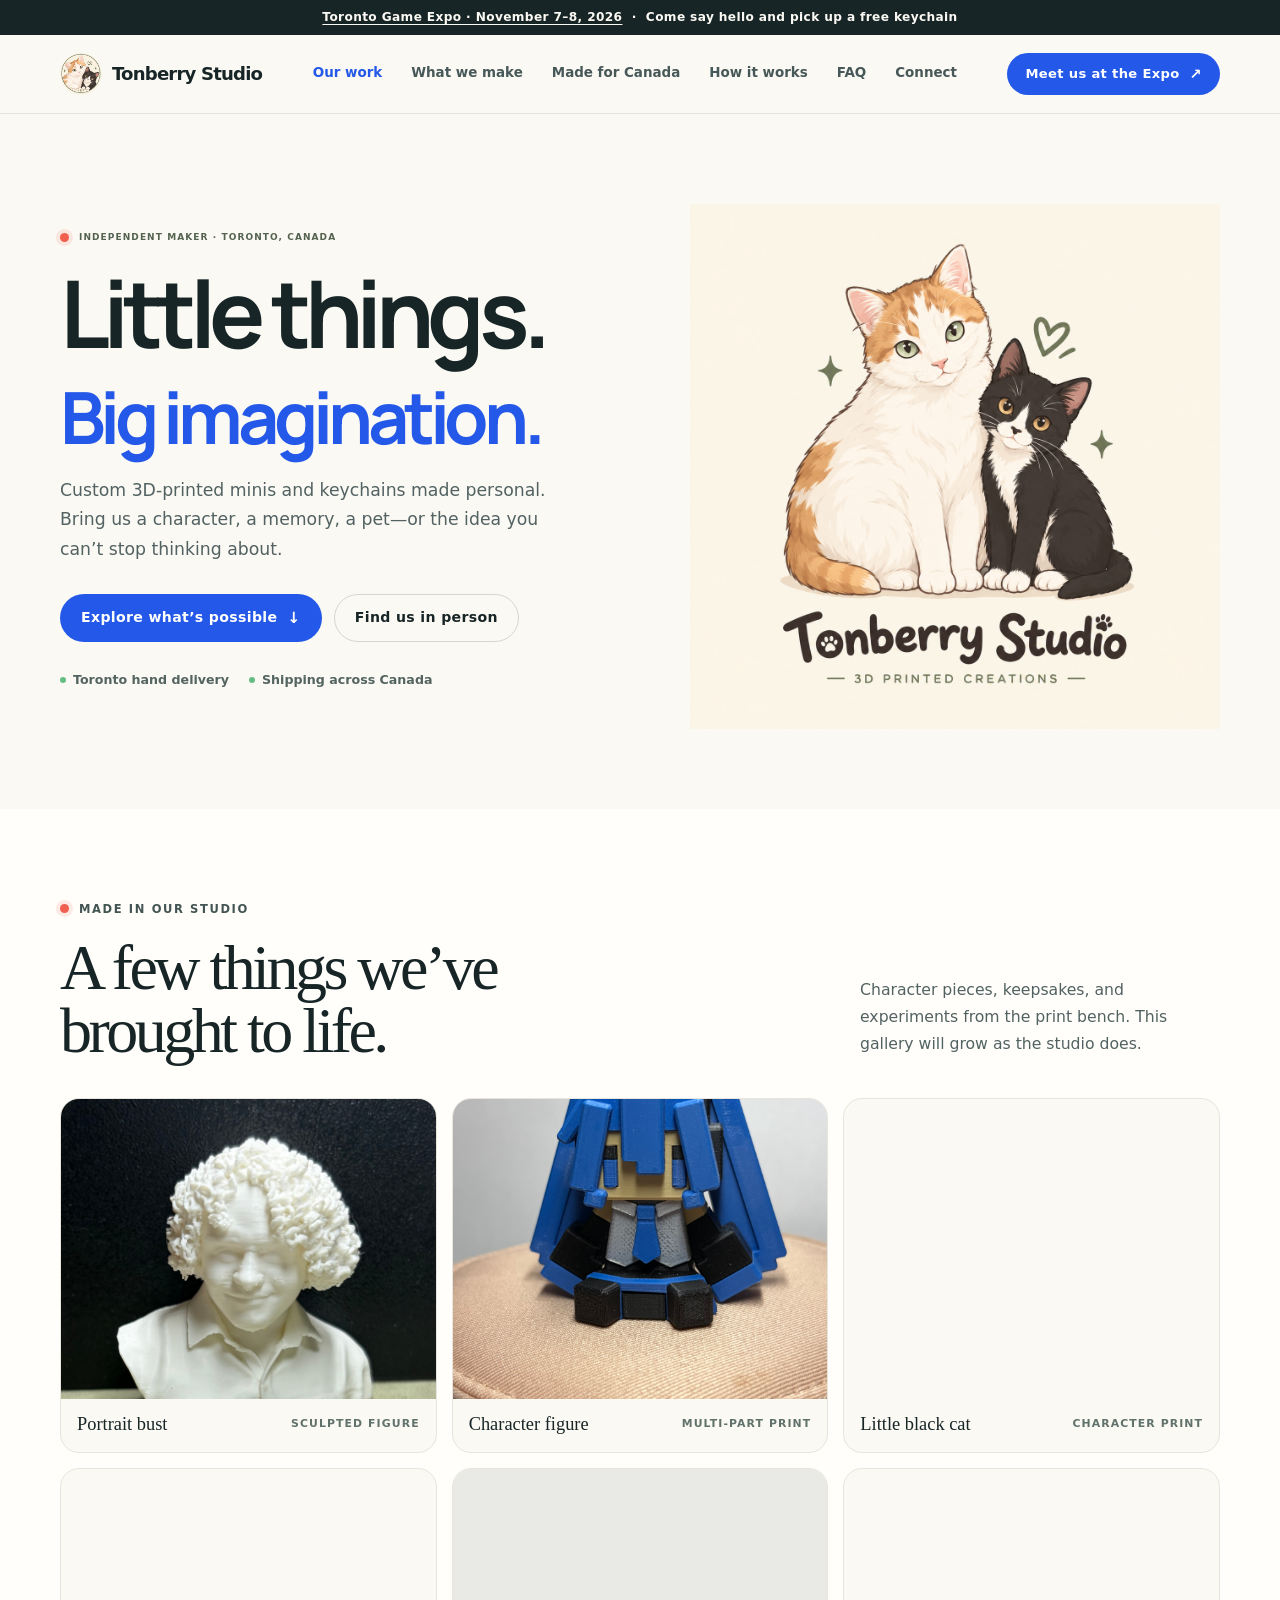
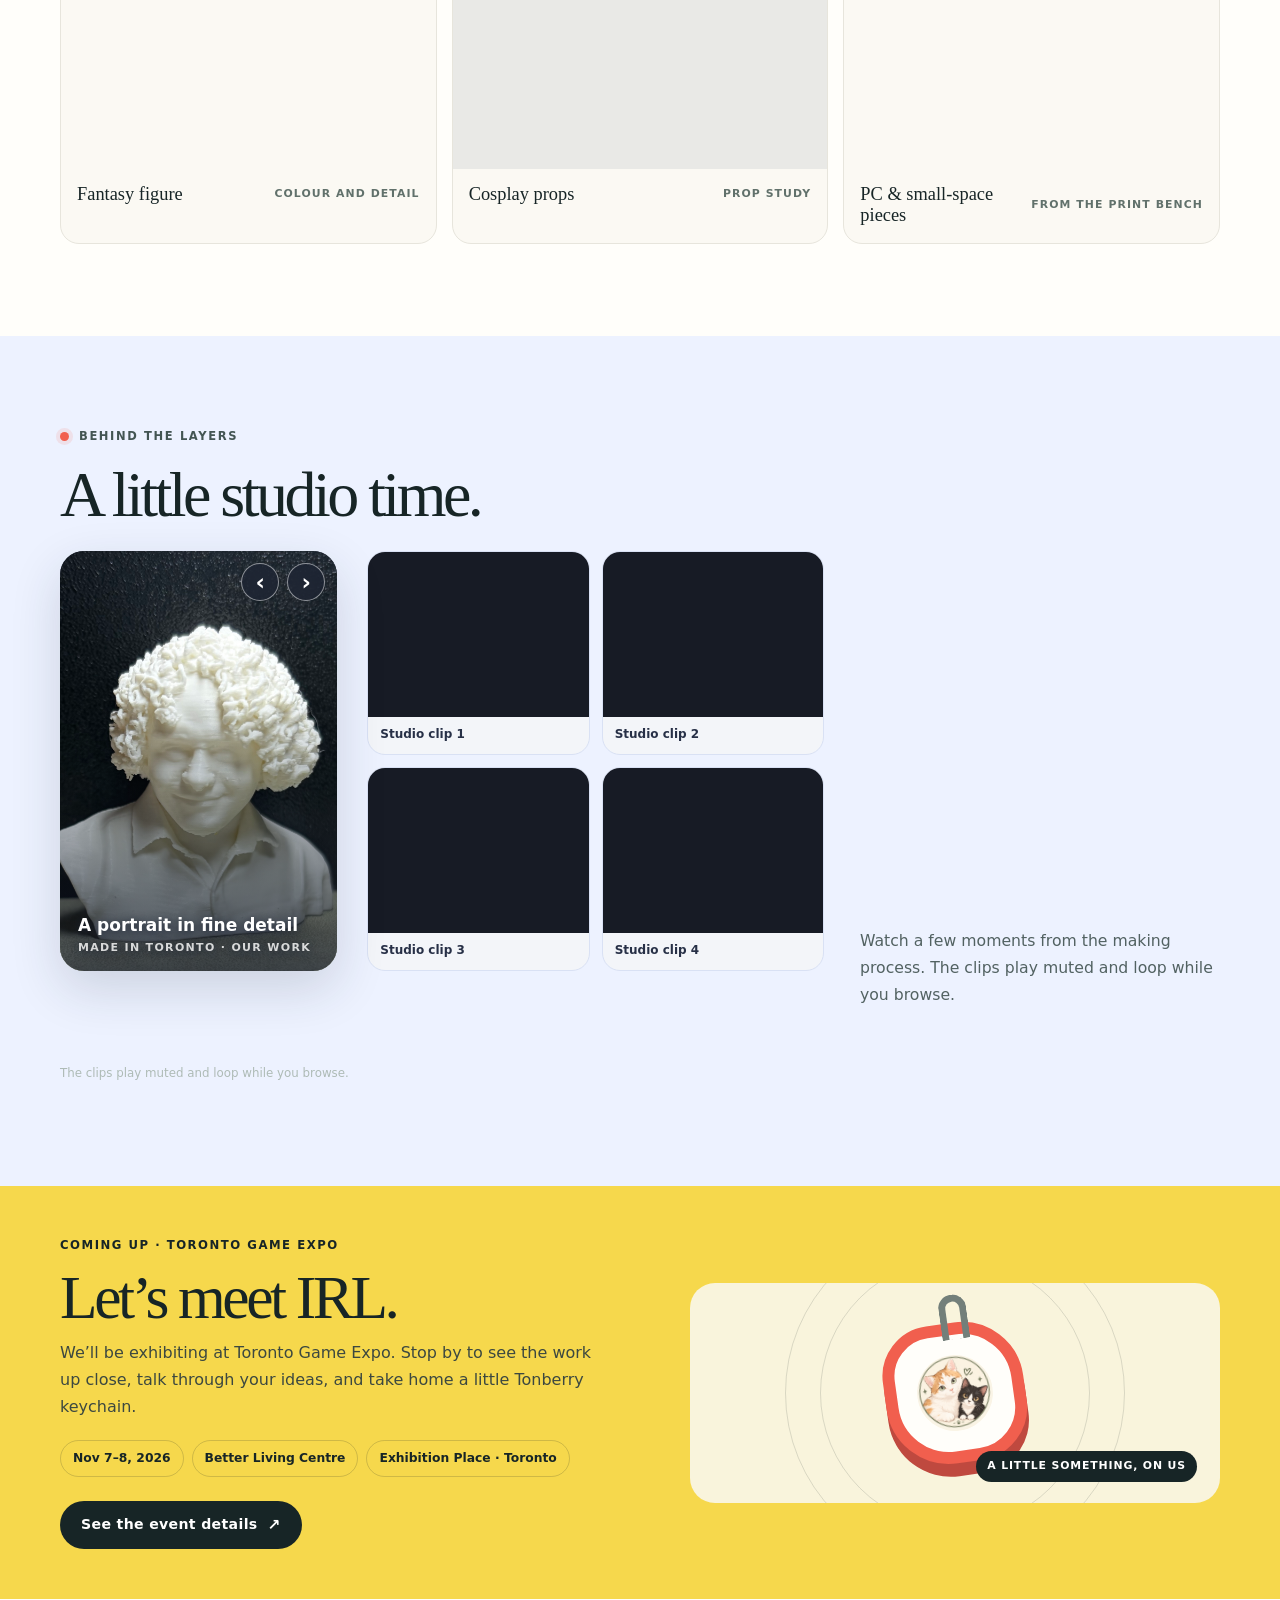
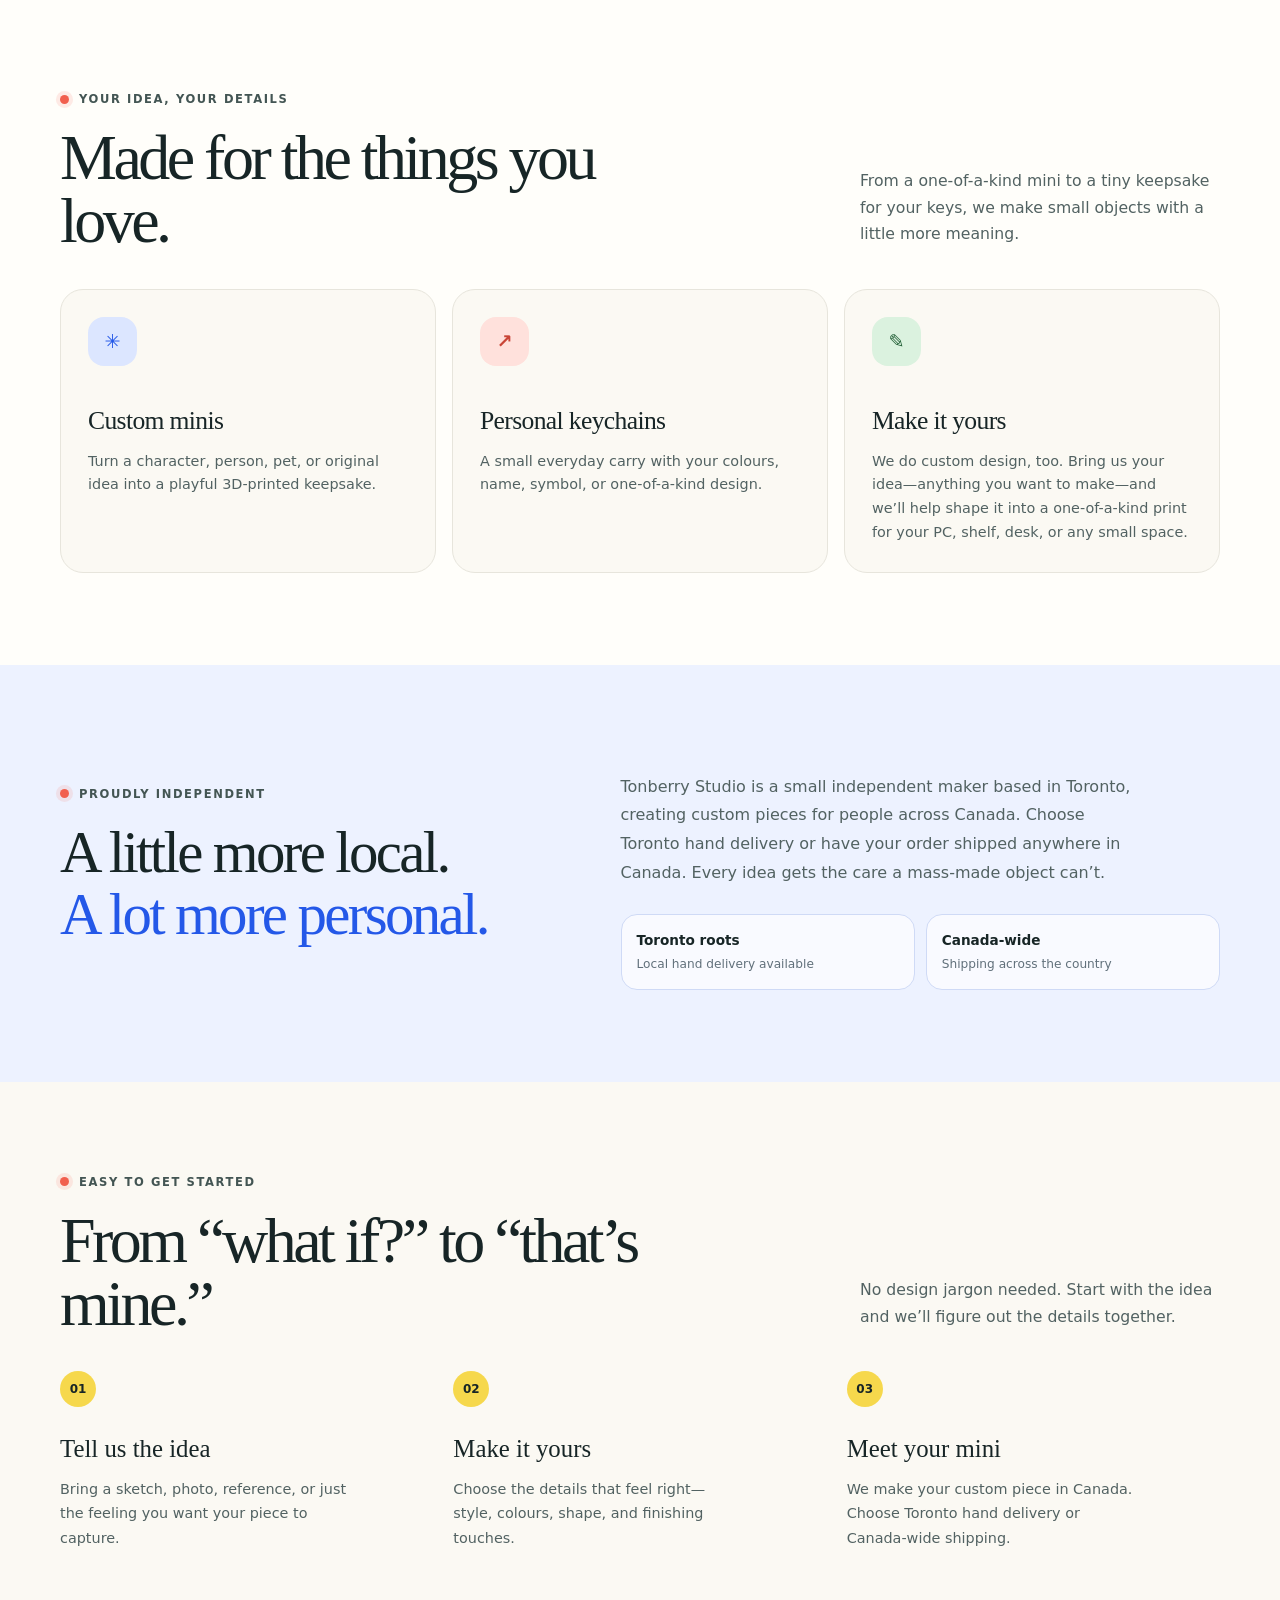
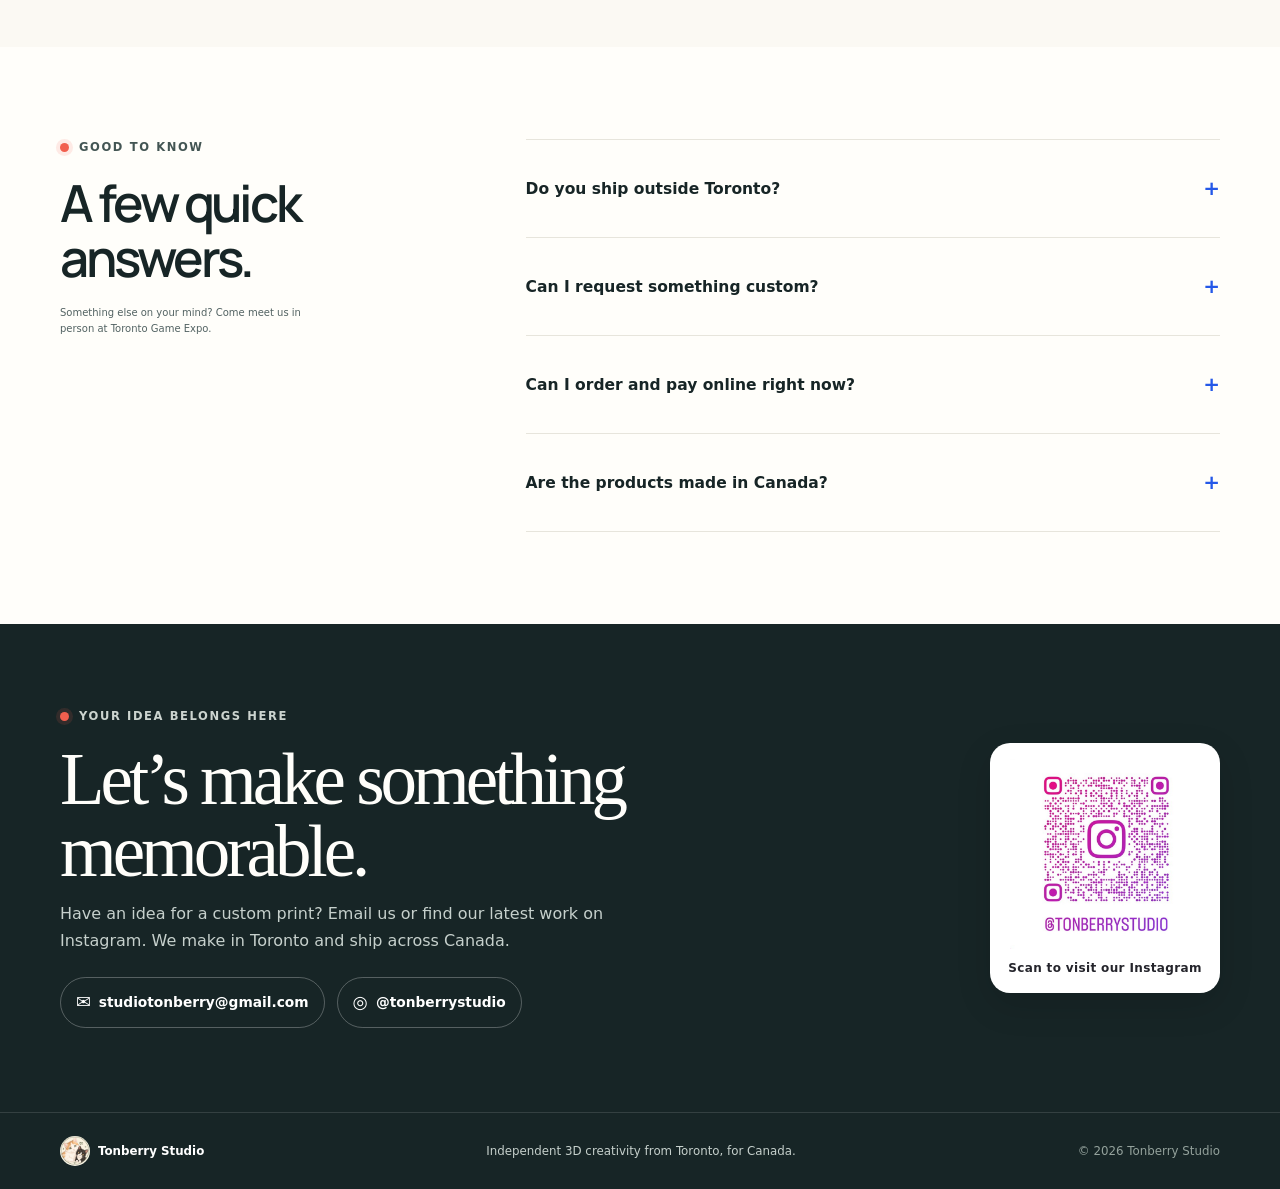
<file: index.html>
<!doctype html>
<html lang="en">
  <head>
    <meta charset="utf-8" />
    <meta name="viewport" content="width=device-width, initial-scale=1" />
    <meta name="theme-color" content="#f5f2eb" />
    <meta name="description" content="Tonberry Studio creates custom 3D-printed minis, cosplay props, and keychains in Toronto, with shipping across Canada." />
    <meta name="keywords" content="custom 3D figures, personalized figurines, custom figure Toronto, personalized 3D printed gifts Canada" />
    <meta property="og:type" content="website" />
    <meta property="og:title" content="Tonberry Studio — Custom 3D prints, made personal" />
    <meta property="og:description" content="Custom 3D-printed minis, cosplay props, and keychains made in Toronto and shipped across Canada." />
    <meta property="og:image" content="assets/tonberry-studio-banner.png" />
    <title>Tonberry Studio — Custom 3D figures made personal</title>
    <link rel="icon" type="image/png" href="assets/tonberry-cat-logo.png" />
    <link rel="preconnect" href="https://fonts.googleapis.com" />
    <link rel="preconnect" href="https://fonts.gstatic.com" crossorigin />
    <link href="https://fonts.googleapis.com/css2?family=DM+Sans:wght@400;500;600;700&family=Manrope:wght@400;500;600;700;800&display=swap" rel="stylesheet" />
    <link rel="stylesheet" href="styles.css" />
    <link rel="stylesheet" href="redesign.css" />
    <link rel="stylesheet" href="site-overrides.css" />
    <link rel="stylesheet" href="clean.css" />
    <script src="app.js" defer></script>
  </head>
  <body>
    <a class="skip-link" href="#main">Skip to content</a>
    <div class="announcement">
      <p>Custom figures inspired by your photos. <span>Toronto, Canada.</span></p>
      <a href="#how-it-works">See how it works <span aria-hidden="true">↗</span></a>
    </div>

    <header class="site-header" id="top">
      <a class="brand" href="#top" aria-label="Tonberry Studio home">
        <img class="brand-mark" src="assets/tonberry-cat-logo.png" alt="" aria-hidden="true" />
        <span class="brand-word">Tonberry Studio</span>
      </a>
      <button class="menu-toggle" aria-expanded="false" aria-controls="primary-nav" aria-label="Open menu"><span></span><span></span></button>
      <nav class="primary-nav" id="primary-nav" aria-label="Main navigation">
        <a href="#work">Examples</a>
        <a href="#customize">Customize</a>
        <a href="#how-it-works">How it works</a>
        <a href="#faq">FAQ</a>
        <a href="#contact" class="nav-cta">Get a custom quote <span aria-hidden="true">↗</span></a>
      </nav>
    </header>

    <main id="main">
      <section class="hero section-wrap" aria-labelledby="hero-title">
        <div class="hero-copy">
          <p class="eyebrow"><span class="eyebrow-dot"></span> CUSTOM 3D FIGURES · PEOPLE · PETS</p>
          <h1 id="hero-title">Your people,<br /><em>made mini.</em></h1>
          <p class="hero-description">Custom figures inspired by your photos — portraits, couples, families, and pets. Share your idea and we’ll help shape a personal keepsake for your shelf.</p>
          <div class="hero-actions">
            <a class="button button-dark" href="#contact">Start a custom figure <span aria-hidden="true">↗</span></a>
            <a class="text-link" href="#work">See examples <span aria-hidden="true">↓</span></a>
          </div>
        </div>
        <div class="hero-art-wrap">
          <div class="hero-art" role="img" aria-label="A colourful custom figure displayed on a bright studio backdrop">
            <img src="assets/collectible-mini.svg" alt="Colourful stylized custom portrait figure with a yellow jacket and red shoes, standing on a display base" />
          </div>
        </div>
      </section>

      <section class="work-section section-wrap" id="work" aria-labelledby="work-title">
        <div class="section-heading work-heading">
          <div><p class="eyebrow">A FEW WAYS TO MAKE IT YOURS</p><h2 id="work-title">Made for your<br /><em>kind of people.</em></h2></div>
          <p class="heading-aside">Start with a portrait, a pair, or your pet. Each figure is shaped around your idea and the details you want to keep.</p>
        </div>
        <div class="work-grid">
          <article class="work-card work-card-tall">
            <a href="#contact" class="work-image image-portrait" aria-label="Ask us about a custom portrait figure"><img src="assets/collectible-mini.svg" alt="Colourful custom portrait figure in a bright yellow jacket" loading="lazy" /><span class="work-arrow" aria-hidden="true">↗</span><span class="work-index">01 / 03</span></a>
            <div class="work-card-copy"><div><p class="card-category">MINI-ME MODE</p><h3>You’re the whole vibe.</h3></div><p>Your look, your pose, your little details — all in one mini.</p></div>
          </article>
          <article class="work-card work-card-offset">
            <a href="#contact" class="work-image image-duo" aria-label="Ask us about a custom couple or family figure"><img src="assets/collectible-duo.svg" alt="Two colourful custom figures standing side by side on a shared base" loading="lazy" /><span class="work-arrow" aria-hidden="true">↗</span><span class="work-index">02 / 03</span></a>
            <div class="work-card-copy"><div><p class="card-category">DUO MODE</p><h3>Better together. Obviously.</h3></div><p>Couples, best friends, siblings — double the personality.</p></div>
          </article>
          <article class="work-card work-card-tall">
            <a href="#contact" class="work-image image-pet" aria-label="Ask us about a custom pet figure"><img src="assets/collectible-pup.svg" alt="Cheerful fluffy custom dog figure with a red bandana, on a display base" loading="lazy" /><span class="work-arrow" aria-hidden="true">↗</span><span class="work-index">03 / 03</span></a>
            <div class="work-card-copy"><div><p class="card-category">PET STAR</p><h3>Big star. Tiny paws.</h3></div><p>The best ears, the best floof, the one who runs the house.</p></div>
          </article>
        </div>
        <p class="concept-note"><span>✳</span> Concept renders showing possible styles. Your custom figure starts with your own references.</p>
      </section>

      <section class="process-section section-wrap" aria-labelledby="process-title">
        <div id="how-it-works" class="section-heading process-heading"><div><p class="eyebrow">HOW IT WORKS</p><h2 id="process-title">From your idea<br />to <em>your shelf.</em></h2></div><a href="#contact" class="text-link">Let’s start <span aria-hidden="true">↗</span></a></div>
        <div class="steps-grid">
          <article class="step-card"><span class="step-number">01</span><div class="step-icon icon-photo" aria-hidden="true"><span>▱</span><i>✳</i></div><p class="step-label">DROP THE REFERENCES</p><h3>Who’s going mini?</h3><p>Share a few clear photos, your idea, and all the little details you want us to catch.</p></article>
          <article class="step-card"><span class="step-number">02</span><div class="step-icon icon-shape" aria-hidden="true"><span>◌</span><i>✳</i></div><p class="step-label">PICK YOUR VIBE</p><h3>Make it feel like them</h3><p>We’ll talk through the style, pose, size, and colours that bring your idea to life.</p></article>
          <article class="step-card"><span class="step-number">03</span><div class="step-icon icon-print" aria-hidden="true"><span>▤</span><i>✳</i></div><p class="step-label">MEET YOUR MINI</p><h3>From screen to shelf</h3><p>Your custom direction becomes a real 3D figure, ready for its spot in your world.</p></article>
        </div>
      </section>

      <section class="customize-section" id="customize" aria-labelledby="customize-title">
        <div class="customize-inner section-wrap">
          <div class="customize-copy"><p class="eyebrow eyebrow-light">THE FUN PART</p><h2 id="customize-title">There’s no<br />“one size <em>fits you.”</em></h2><p>Choose a starting point. Bring your own twist. We’ll help shape the in-between.</p><a href="#contact" class="button button-light">Start your custom brief <span aria-hidden="true">↗</span></a></div>
          <div class="custom-options" aria-label="Things you can personalize">
            <article class="option-row"><span class="option-icon">01</span><div><p>WHO'S IN THE PICTURE?</p><h3>You · Your people · Your pet</h3></div><span class="option-plus">+</span></article>
            <article class="option-row"><span class="option-icon">02</span><div><p>WHAT'S THE VIBE?</p><h3>Sweet · Playful · Collector-style</h3></div><span class="option-plus">+</span></article>
            <article class="option-row"><span class="option-icon">03</span><div><p>WHAT MAKES IT PERSONAL?</p><h3>Outfits · Props · Tiny details</h3></div><span class="option-plus">+</span></article>
            <article class="option-row"><span class="option-icon">04</span><div><p>WHERE WILL IT LIVE?</p><h3>Desk · Bookshelf · Best gift ever</h3></div><span class="option-plus">+</span></article>
            <p class="options-footnote">Not sure yet? That’s a perfectly good place to start.</p>
          </div>
        </div>
        <span class="customize-watermark" aria-hidden="true">✳</span>
      </section>

      <section class="faq-section section-wrap" id="faq" aria-labelledby="faq-title">
        <div class="faq-intro"><p class="eyebrow">GOOD TO KNOW</p><h2 id="faq-title">FAQs</h2><p>Clear answers before you get started.</p></div>
        <div class="faq-list">
          <details><summary>What kind of photos should I send?<span class="faq-plus" aria-hidden="true">+</span></summary><p>A few clear photos from different angles are a great start. Add any outfit, accessory, or pose reference that helps tell the story. You can share them after we reply to your first note.</p></details>
          <details><summary>Can I make one of my pet or my whole family?<span class="faq-plus" aria-hidden="true">+</span></summary><p>Absolutely. Tell us who you’d like in the scene and what details matter most. We’ll talk through what will work best as a finished figure.</p></details>
          <details><summary>How much does a custom figure cost?<span class="faq-plus" aria-hidden="true">+</span></summary><p>Each idea is a little different. Send us the people, size, and style you have in mind and we’ll come back with a quote before anything is made.</p></details>
          <details><summary>Do I need a finished idea before I reach out?<span class="faq-plus" aria-hidden="true">+</span></summary><p>Nope. “I want to make something for my dad and his dog” is more than enough to begin. We can figure out the rest together.</p></details>
        </div>
      </section>

      <section class="contact-section" id="contact" aria-labelledby="contact-title">
        <div class="contact-inner section-wrap">
          <div class="contact-copy"><p class="eyebrow eyebrow-light">START WITH AN IDEA</p><h2 id="contact-title">Who are we<br /><em>making mini?</em></h2><p>A rough idea is enough to get started.</p><div class="contact-aside"><span aria-hidden="true">✳</span><span>No finished design needed.<br /><strong>We’ll help shape the details.</strong></span></div></div>
          <form class="enquiry-form" id="enquiry-form">
            <label for="name">Your name</label><input id="name" name="name" autocomplete="name" placeholder="What should we call you?" required />
            <label for="email">Your email</label><input id="email" name="email" type="email" autocomplete="email" placeholder="Where can we reply?" required />
            <label for="idea">Tell us what you’re imagining</label><textarea id="idea" name="idea" rows="4" placeholder="A little mini-me? Your family and the dog? Give us the short version…" required></textarea>
            <button class="button button-light form-submit" type="submit">Send your first note <span aria-hidden="true">↗</span></button>
            <p class="form-note" id="form-note" role="status">This will open an email to our studio inbox. Photos can follow once we reply.</p>
          </form>
        </div>
      </section>
    </main>

    <footer class="site-footer section-wrap">
      <a class="brand brand-footer" href="#top" aria-label="Tonberry Studio back to top"><img class="brand-mark" src="assets/tonberry-cat-logo.png" alt="" aria-hidden="true" /><span class="brand-word">Tonberry Studio</span></a>
      <p>Little things. Big feelings. <span>© <span id="year"></span> Tonberry Studio</span></p>
      <div class="footer-meta"><span class="footer-location" data-locality></span><a href="mailto:studiotonberry@gmail.com">studiotonberry@gmail.com</a><a href="https://www.instagram.com/tonberrystudio/" target="_blank" rel="noopener noreferrer">Instagram ↗</a></div>
      <a href="#top" class="back-top">BACK TO TOP <span aria-hidden="true">↑</span></a>
    </footer>
<script src="site-refresh.js"></script>
<script src="site-media.js"></script>
<script src="site-polish.js"></script>
<script src="site-interactions.js"></script>
<script>
(() => {
  if (window.__tonberryCursorRescue) return;
  window.__tonberryCursorRescue = true;
  const catSvg = '<svg viewBox="0 0 96 96" aria-hidden="true"><path class="orange-cat-tail" d="M25 67C8 77 8 60 17 55c5-3 10 0 11 5" fill="none" stroke="#e78532" stroke-width="8" stroke-linecap="round"/><path d="M24 72c0-15 11-25 29-25 17 0 27 10 27 25v8H24z" fill="#ed913f" stroke="#703e25" stroke-width="2.5"/><ellipse cx="53" cy="68" rx="12" ry="13" fill="#fff3df"/><circle cx="36" cy="78" r="7" fill="#fff3df" stroke="#703e25" stroke-width="2"/><circle cx="68" cy="78" r="7" fill="#fff3df" stroke="#703e25" stroke-width="2"/><path d="M27 39 29 14l20 17c5-2 10-2 15 0l19-17 1 26c0 16-12 27-29 27S27 55 27 39Z" fill="#ed913f" stroke="#703e25" stroke-width="2.7" stroke-linejoin="round"/><path d="m34 23 10 9-12 3zM73 23 63 32l12 3z" fill="#f6b4a4"/><ellipse cx="40" cy="43" rx="3.2" ry="4.4" fill="#35271f"/><ellipse cx="61" cy="43" rx="3.2" ry="4.4" fill="#35271f"/><ellipse cx="50.5" cy="51" rx="10" ry="7" fill="#fff3df"/><path d="m48 49 2.5-2 2.5 2-2.5 2.2z" fill="#d87572"/><path d="M50.5 51.5v3m0 0c-2.2 2-4.3 2-6 0m6 0c2.2 2 4.3 2 6 0" fill="none" stroke="#6b4434" stroke-width="1.5" stroke-linecap="round"/><path d="m40 52-9-1m9 4-9 2m31-5 9-1m-9 4 9 2" stroke="#6b4434" stroke-width="1.2" stroke-linecap="round"/></svg>';
  document.querySelectorAll('.tonberry-cursor-cat,.tonberry-hi,.tonberry-hello').forEach(node => node.remove());
  const css = document.createElement('style');
  css.textContent = `.orange-cat-cursor{position:fixed;z-index:2147483647;left:0;top:0;width:62px;height:62px;pointer-events:none;opacity:0;transform:translate(-45%,-48%) rotate(var(--turn,0deg));filter:drop-shadow(0 3px 5px #0005);transition:opacity .12s ease}.orange-cat-cursor.on{opacity:1}.orange-cat-cursor svg{width:100%;height:100%;overflow:visible;animation:orangeCatBounce .48s ease-in-out infinite alternate}.orange-cat-tail{transform-box:view-box;transform-origin:24px 66px;animation:orangeTailWag .38s ease-in-out infinite alternate}@keyframes orangeCatBounce{to{transform:translateY(-3px) rotate(-2deg)}}@keyframes orangeTailWag{to{transform:rotate(18deg)}}body.orange-cat-cursor-active,body.orange-cat-cursor-active a,body.orange-cat-cursor-active button{cursor:none!important}.orange-cat-hi{position:fixed;z-index:2147483646;left:16px;bottom:16px;display:flex;align-items:center;gap:10px;padding:9px 38px 9px 9px;max-width:min(310px,calc(100vw - 32px));border:1px solid #252b3920;border-radius:22px;background:#fffdf8;box-shadow:0 14px 44px #17234033;opacity:0;transform:translateX(-120%);pointer-events:none;transition:opacity .3s ease,transform .42s cubic-bezier(.2,.8,.2,1)}.orange-cat-hi.on{opacity:1;transform:translateX(0);pointer-events:auto}.orange-cat-hi svg{width:66px;height:66px;flex:none;overflow:visible;animation:orangeCatBounce .6s ease-in-out infinite alternate}.orange-cat-hi p{margin:0;color:#202638;font:700 14px/1.35 system-ui,sans-serif}.orange-cat-hi p span{display:block;margin-top:4px;color:#647087;font-weight:500;font-size:12px}.orange-cat-hi button{position:absolute;right:8px;top:7px;width:26px;height:26px;border:0;border-radius:50%;background:#eef1f6;color:#273249;font:700 17px/1 system-ui,sans-serif;cursor:pointer}@media(prefers-reduced-motion:reduce){.orange-cat-cursor,.orange-cat-hi,.orange-cat-cursor svg,.orange-cat-tail,.orange-cat-hi svg{transition:none!important;animation:none!important}}`;
  document.head.append(css);
  const cursor = document.createElement('div');
  cursor.className = 'orange-cat-cursor';
  cursor.innerHTML = catSvg;
  cursor.setAttribute('aria-hidden','true');
  const interactionRoot = document.getElementById('tonberry-site') || document.body;
  interactionRoot.append(cursor);
  let x = 0, y = 0, targetX = 0, targetY = 0, raf = 0, lastX = 0, lastY = 0;
  const move = event => {
    if (event.pointerType === 'touch') return;
    if (!cursor.classList.contains('on')) { x = targetX = event.clientX; y = targetY = event.clientY; cursor.style.left = x+'px'; cursor.style.top = y+'px'; }
    targetX = event.clientX; targetY = event.clientY;
    cursor.style.setProperty('--turn', Math.max(-12,Math.min(12,(targetX-lastX)*.15))+'deg');
    lastX = targetX; lastY = targetY;
    cursor.classList.add('on');
    document.body.classList.add('orange-cat-cursor-active');
    if (!raf) raf = requestAnimationFrame(function follow(){raf=0;x+=(targetX-x)*.42;y+=(targetY-y)*.42;cursor.style.left=x+'px';cursor.style.top=y+'px';if(Math.abs(targetX-x)+Math.abs(targetY-y)>.5)raf=requestAnimationFrame(follow)});
  };
  document.addEventListener('pointermove', move, {passive:true});
  document.addEventListener('mousemove', move, {passive:true});
  window.addEventListener('blur', () => { cursor.classList.remove('on'); document.body.classList.remove('orange-cat-cursor-active'); });

  const hello = document.createElement('aside');
  hello.className = 'orange-cat-hi';
  hello.setAttribute('aria-live','polite');
  hello.innerHTML = catSvg+'<p>Hi, we’re Tonberry Studio!<span>Toronto-made ideas, in 3D.</span></p><button type="button" aria-label="Dismiss cat greeting">×</button>';
  interactionRoot.append(hello);
  let dismissed = false, idleTimer, hideTimer;
  const scheduleHello = () => {
    clearTimeout(idleTimer);
    if (dismissed || hello.classList.contains('on')) return;
    idleTimer = setTimeout(() => {
      hello.classList.add('on');
      hideTimer = setTimeout(() => { if (!hello.matches(':hover') && !hello.contains(document.activeElement)) hello.classList.remove('on'); }, 6500);
    }, 4500);
  };
  ['pointermove','mousemove','keydown','scroll'].forEach(name => window.addEventListener(name,scheduleHello,{passive:true}));
  hello.querySelector('button').addEventListener('click',() => { dismissed = true; clearTimeout(hideTimer); hello.classList.remove('on'); });
  scheduleHello();

  let clipNumber = 0;
  document.querySelectorAll('video').forEach(video => {
    const mediaRefs = [video.getAttribute('src'), ...Array.from(video.querySelectorAll('source,a'), item => item.getAttribute('src') || item.getAttribute('href'))].filter(Boolean);
    if (mediaRefs.some(ref => /IMG_1967\.MOV/i.test(ref))) { (video.closest('.clip-card') || video.closest('figure') || video).remove(); return; }
    video.controls = false;
    video.removeAttribute('controls');
    video.autoplay = false; video.muted = true; video.defaultMuted = true; video.loop = true; video.playsInline = true; video.preload = 'none';
    video.removeAttribute('autoplay'); video.setAttribute('muted',''); video.setAttribute('loop',''); video.setAttribute('playsinline',''); video.setAttribute('preload','none');
    const caption = video.closest('.clip-card')?.querySelector('figcaption');
    if (caption) caption.textContent = 'Studio clip ' + (++clipNumber);
    if (!video.dataset.tonberryPlaybackReady) {
      video.dataset.tonberryPlaybackReady = 'true';
      if ('IntersectionObserver' in window) {
        const observer = new IntersectionObserver(entries => entries.forEach(entry => {
          if (entry.isIntersecting) video.play().catch(() => {});
          else video.pause();
        }), {rootMargin:'120px 0px'});
        observer.observe(video);
      } else video.play().catch(() => {});
    }
  });
  const video = document.querySelector('video');
  const videoSection = video && video.closest('section');
  if (videoSection) videoSection.querySelectorAll('img').forEach(img => {
    if (img.closest('.tonberry-slideshow')) return;
    if (/logo|cat-mark/i.test(img.getAttribute('src') || '')) return;
    const holder = img.closest('figure') || img;
    holder.remove();
  });

  const fixBrand = value => value.replace(/tonberry\s+studio/gi,'Tonberry Studio');
  document.title = fixBrand(document.title);
  const walker = document.createTreeWalker(document.body,NodeFilter.SHOW_TEXT);
  while (walker.nextNode()) { const node=walker.currentNode; if(node.parentElement?.closest('script,style')) continue; node.nodeValue=fixBrand(node.nodeValue); }
  document.querySelectorAll('[alt],[title],[aria-label],[placeholder],meta[content]').forEach(element => ['alt','title','aria-label','placeholder','content'].forEach(name => { if(element.hasAttribute(name)) element.setAttribute(name,fixBrand(element.getAttribute(name))); }));
})();
</script>
</body>
</html>
</file>
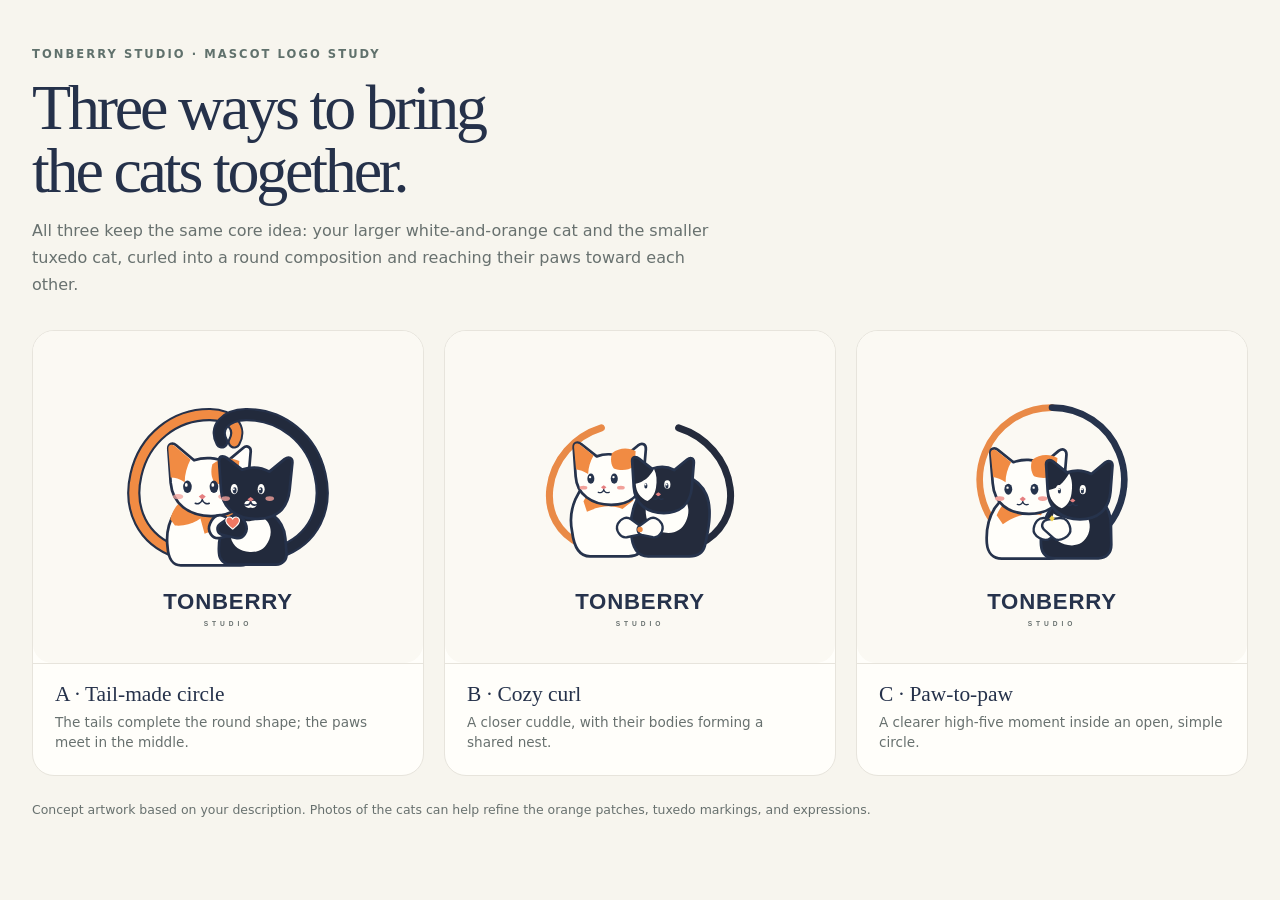
<file: logo-comparison.html>
<!doctype html>
<html lang="en">
<head>
  <meta charset="utf-8">
  <meta name="viewport" content="width=device-width, initial-scale=1">
  <meta name="theme-color" content="#fbf9f3">
  <title>Tonberry Studio — Logo Comparison</title>
  <style>
    :root{--ink:#25314a;--paper:#f7f5ee;--muted:#68716f;--line:#e7e4dc;--white:#fffefa}
    *{box-sizing:border-box}
    body{margin:0;background:var(--paper);color:var(--ink);font:16px/1.5 Avenir Next,Avenir,system-ui,sans-serif}
    main{max-width:1450px;margin:0 auto;padding:46px 32px 56px}
    .kicker{font-size:.72rem;font-weight:800;letter-spacing:.18em;text-transform:uppercase;color:#60716c}
    h1{font:500 clamp(2.6rem,5vw,4.5rem)/.98 Georgia,serif;letter-spacing:-.05em;margin:14px 0 14px}
    .intro{max-width:680px;color:var(--muted);margin:0 0 32px;line-height:1.7}
    .grid{display:grid;grid-template-columns:repeat(3,minmax(0,1fr));gap:20px}
    article{overflow:hidden;border:1px solid var(--line);border-radius:22px;background:var(--white)}
    article img{display:block;width:100%;height:auto}
    .caption{padding:18px 22px 22px;border-top:1px solid var(--line)}
    .caption h2{margin:0 0 5px;font:500 1.34rem Georgia,serif}
    .caption p{margin:0;color:var(--muted);font-size:.85rem}
    .note{margin-top:25px;color:var(--muted);font-size:.78rem}
    @media(max-width:900px){.grid{grid-template-columns:1fr 1fr}}
    @media(max-width:620px){main{padding:32px 18px}.grid{grid-template-columns:1fr;gap:14px}}
  </style>
</head>
<body>
  <main>
    <div class="kicker">Tonberry Studio · Mascot logo study</div>
    <h1>Three ways to bring<br>the cats together.</h1>
    <p class="intro">All three keep the same core idea: your larger white-and-orange cat and the smaller tuxedo cat, curled into a round composition and reaching their paws toward each other.</p>
    <section class="grid" aria-label="Logo concepts">
      <article><img src="assets/logo-refined.svg" alt="Option A: the two cats curl together as their tails form the circle and their paws touch"><div class="caption"><h2>A · Tail-made circle</h2><p>The tails complete the round shape; the paws meet in the middle.</p></div></article>
      <article><img src="assets/logo-option-b.svg" alt="Option B: the cats nuzzle and curl together into a round nest"><div class="caption"><h2>B · Cozy curl</h2><p>A closer cuddle, with their bodies forming a shared nest.</p></div></article>
      <article><img src="assets/logo-option-c.svg" alt="Option C: the cats sit inside an open circular frame and raise their paws to meet"><div class="caption"><h2>C · Paw-to-paw</h2><p>A clearer high-five moment inside an open, simple circle.</p></div></article>
    </section>
    <p class="note">Concept artwork based on your description. Photos of the cats can help refine the orange patches, tuxedo markings, and expressions.</p>
  </main>
</body>
</html>
</file>
<file: styles.css>
:root{--paper:#f5f2eb;--paper2:#ece8de;--ink:#202820;--muted:#64675d;--green:#26372e;--lime:#d7ef63;--orange:#e8794e;--line:rgba(32,40,32,.16);--serif:Georgia,"Times New Roman",serif;--sans:"DM Sans",Arial,sans-serif;--display:Manrope,"DM Sans",Arial,sans-serif;--wrap:1240px;scroll-behavior:smooth}*{box-sizing:border-box}html{scroll-padding-top:100px}body{margin:0;background:var(--paper);color:var(--ink);font-family:var(--sans);font-size:15px;line-height:1.55;-webkit-font-smoothing:antialiased}img{display:block;max-width:100%}a{color:inherit;text-decoration:none}button,input,textarea{font:inherit}.section-wrap{width:min(var(--wrap),calc(100% - 88px));margin-inline:auto}.skip-link{position:fixed;z-index:20;top:8px;left:8px;padding:12px 16px;background:var(--lime);transform:translateY(-150%)}.skip-link:focus{transform:translateY(0)}.announcement{height:35px;padding:0 max(44px,calc((100% - var(--wrap))/2));background:var(--green);color:#faf8f1;display:flex;align-items:center;justify-content:space-between;font-size:10px;letter-spacing:.065em}.announcement p{margin:0}.announcement p span{opacity:.68}.announcement>a{font-size:9px;text-transform:uppercase;letter-spacing:.11em}.announcement>a span{color:var(--lime);padding-left:4px}.site-header{height:86px;width:min(var(--wrap),calc(100% - 88px));margin:auto;display:flex;align-items:center;justify-content:space-between;border-bottom:1px solid var(--line);position:relative;z-index:5}.brand{display:flex;align-items:center;gap:10px}.brand-mark{display:grid;width:34px;height:34px;place-items:center}.brand-mark svg{width:100%;fill:none;stroke:currentColor;stroke-width:1.5;stroke-linecap:round;stroke-linejoin:round}.brand-word{font:800 14px/1 var(--display);letter-spacing:.085em}.brand-word span{display:block;font:600 7px/1.7 var(--sans);letter-spacing:.33em}.primary-nav{display:flex;align-items:center;gap:34px;font-size:12px;font-weight:600}.primary-nav>a:not(.nav-cta){transition:opacity .2s}.primary-nav>a:not(.nav-cta):hover{opacity:.58}.nav-cta{padding:13px 17px;border:1px solid var(--ink);border-radius:2px;font-size:11px}.nav-cta span{padding-left:11px}.menu-toggle{display:none}.hero{min-height:610px;padding-top:75px;padding-bottom:81px;display:grid;grid-template-columns:1.03fr .97fr;gap:36px;align-items:center;position:relative}.hero-copy{padding-bottom:7px}.eyebrow{margin:0 0 20px;font-size:9px;font-weight:700;letter-spacing:.15em;line-height:1.4}.eyebrow-dot{display:inline-block;width:7px;height:7px;border-radius:50%;background:var(--orange);margin-right:7px;vertical-align:1px}.hero h1,.section-heading h2,.manifesto h2,.customize-copy h2,.faq-intro h2,.contact-copy h2{margin:0;font:600 clamp(45px,5.1vw,70px)/1.06 var(--display);letter-spacing:-.06em}.hero h1 em,.section-heading h2 em,.manifesto h2 em,.customize-copy h2 em,.faq-intro h2 em,.contact-copy h2 em{font-family:var(--serif);font-weight:400;letter-spacing:-.055em}.hero-description{max-width:425px;margin:25px 0 26px;font-size:15px;line-height:1.7;color:#51564e}.hero-actions{display:flex;align-items:center;gap:24px}.button{min-height:48px;padding:0 19px;display:inline-flex;align-items:center;justify-content:center;gap:27px;border:0;font-size:11px;font-weight:700;letter-spacing:.025em;transition:transform .2s,background .2s}.button:hover{transform:translateY(-2px)}.button-dark{background:var(--green);color:#fff}.button-dark:hover{background:#354b3e}.button-light{background:var(--lime);color:var(--ink)}.button-light:hover{background:#e1f78d}.text-link{font-size:11px;font-weight:700;border-bottom:1px solid currentColor;padding-bottom:5px}.text-link span{padding-left:8px}.hero-notes{display:flex;gap:26px;margin-top:53px}.hero-notes>div{display:flex;align-items:center;gap:9px;font-size:9px;line-height:1.4;color:#575b53}.note-icon{width:25px;height:25px;border:1px solid var(--line);border-radius:50%;display:grid;place-items:center;font-size:13px;color:#b45b3a}.hero-art-wrap{height:450px;position:relative;padding:0 24px 12px 8px}.hero-art{height:100%;position:relative;overflow:hidden;background:#d5d2c6}.hero-art:before,.hero-art:after{content:"";position:absolute;pointer-events:none}.hero-art:before{width:310px;height:310px;border:1px solid rgba(255,255,255,.37);border-radius:50%;top:60px;left:50%;transform:translateX(-50%)}.hero-art:after{width:100%;height:100%;inset:0;background:linear-gradient(135deg,rgba(255,255,255,.2),transparent 60%)}.hero-art img{position:absolute;height:110%;width:100%;object-fit:contain;bottom:-7%;left:0;z-index:1}.art-stamp{position:absolute;z-index:2;top:21px;left:22px;padding:10px 12px;border:1px solid rgba(32,40,32,.5);font-size:8px;line-height:1.35;font-weight:700;letter-spacing:.1em;transform:rotate(-6deg)}.art-stamp b{display:block;color:var(--orange);font-size:16px;margin-top:5px}.art-caption{position:absolute;z-index:2;bottom:19px;left:20px;display:flex;align-items:center;gap:8px;font-size:8px;font-weight:700;letter-spacing:.13em}.caption-line{width:24px;height:1px;background:var(--ink)}.hero-side-note{position:absolute;right:-3px;bottom:51px;writing-mode:vertical-rl;font-size:8px;font-weight:700;letter-spacing:.13em;line-height:1.65}.hero-side-note em{font:italic 14px var(--serif)}.hero-spark{position:absolute;color:var(--orange);font-size:23px;z-index:2}.hero-spark-one{top:29px;right:4px}.hero-spark-two{bottom:1px;left:1px;font-size:15px}.scroll-cue{position:absolute;bottom:21px;left:0;display:flex;align-items:center;gap:10px;font-size:8px;font-weight:700;letter-spacing:.14em}.scroll-cue span{width:28px;height:1px;background:var(--orange)}.intro-band{background:var(--paper2)}.intro-band-inner{min-height:125px;display:flex;align-items:center;gap:32px}.intro-kicker{font-size:9px;font-weight:700;letter-spacing:.16em;white-space:nowrap}.intro-band p{margin:0;font:400 clamp(23px,3vw,38px)/1.1 var(--display);letter-spacing:-.04em}.intro-band p em{font-family:var(--serif);font-weight:400}.intro-symbol{margin-left:auto;font-size:30px;color:var(--orange)}.work-section{padding-top:105px;padding-bottom:113px}.section-heading{display:flex;justify-content:space-between;align-items:end;gap:35px}.section-heading .eyebrow{margin-bottom:17px}.section-heading h2{font-size:clamp(40px,4.5vw,58px)}.heading-aside{max-width:278px;margin:0 0 6px;font-size:12px;line-height:1.75;color:var(--muted)}.work-grid{margin-top:52px;display:grid;grid-template-columns:1fr 1fr 1fr;gap:22px}.work-card-offset{padding-top:46px}.work-image{height:330px;display:block;position:relative;overflow:hidden}.work-card-tall .work-image{height:375px}.work-image img{width:100%;height:100%;object-fit:cover;transition:transform .6s cubic-bezier(.2,.7,.25,1)}.work-image:hover img{transform:scale(1.035)}.image-portrait{background:#d5d2c6}.image-duo{background:#ddcfbd}.image-pet{background:#ccd3c8}.work-arrow{position:absolute;right:13px;top:13px;width:34px;height:34px;background:var(--paper);border-radius:50%;display:grid;place-items:center;font-size:16px;transition:transform .2s}.work-image:hover .work-arrow{transform:rotate(45deg)}.work-index{position:absolute;left:15px;bottom:13px;color:#fff;font-size:8px;font-weight:700;letter-spacing:.12em;text-shadow:0 1px 8px rgba(0,0,0,.35)}.work-card-copy{display:flex;align-items:end;justify-content:space-between;gap:10px;padding-top:16px}.card-category{font-size:8px;letter-spacing:.13em;font-weight:700;color:#8a674d;margin:0 0 7px}.work-card h3{font:600 16px/1.25 var(--display);letter-spacing:-.035em;margin:0}.work-card-copy>p{max-width:142px;margin:0 0 1px;font-size:10px;line-height:1.55;color:var(--muted)}.concept-note{display:flex;align-items:center;gap:9px;margin:27px 0 0;font-size:10px;color:#77776c}.concept-note span{font-size:14px;color:var(--orange)}.manifesto{background:var(--green);color:#f7f4ec;overflow:hidden}.manifesto-inner{min-height:538px;display:grid;grid-template-columns:1fr 1fr;align-items:center;gap:9%}.manifesto-art{height:390px;max-width:450px;position:relative;justify-self:center;width:100%;background:#d9cabb;overflow:hidden}.manifesto-art img{width:100%;height:100%;object-fit:cover}.manifesto-sticker{position:absolute;top:19px;left:20px;width:89px;height:89px;background:var(--lime);border-radius:50%;display:grid;place-content:center;text-align:center;color:var(--ink);font-size:8px;font-weight:700;line-height:1.35;letter-spacing:.07em;transform:rotate(-10deg)}.manifesto-sticker b{font-size:13px;color:var(--orange);padding-top:3px}.manifesto-art-label{position:absolute;bottom:14px;right:17px;color:#fff;font-size:8px;font-weight:700;letter-spacing:.15em;text-shadow:0 1px 8px rgba(0,0,0,.45)}.manifesto-copy{max-width:490px;padding:60px 0}.eyebrow-light{color:var(--lime)}.manifesto h2{font-size:clamp(44px,5vw,63px)}.manifesto h2 em{color:#d8cab9}.manifesto-copy>p:not(.eyebrow){max-width:415px;color:#c8c9bd;font-size:13px;line-height:1.85;margin:24px 0 28px}.manifesto-signoff{display:flex;align-items:center;gap:14px;font-size:10px;line-height:1.6;color:#d0d2c7}.manifesto-signoff strong{color:#fff;font-weight:600}.signoff-star{width:35px;height:35px;border:1px solid rgba(255,255,255,.28);border-radius:50%;display:grid;place-items:center;color:var(--lime);font-size:16px}.process-section{padding-top:104px;padding-bottom:116px}.process-heading .text-link{margin-bottom:6px}.steps-grid{display:grid;grid-template-columns:repeat(3,1fr);gap:35px;margin-top:53px}.step-card{border-top:1px solid var(--line);padding-top:16px;position:relative}.step-number{font-size:9px;font-weight:700;letter-spacing:.1em;color:#9b735b}.step-icon{width:90px;height:90px;margin:27px auto 25px;border-radius:50%;background:#e9e4d9;display:grid;place-items:center;position:relative;color:var(--green)}.step-icon>span{font-size:34px;font-weight:300;line-height:1}.step-icon i{position:absolute;font-style:normal;color:var(--orange);font-size:16px}.icon-photo i{top:16px;right:17px}.icon-shape i{bottom:12px;left:14px}.icon-print i{top:12px;left:17px}.step-label{font-size:8px;font-weight:700;letter-spacing:.16em;color:#8e684f;margin:0 0 6px}.step-card h3{font:600 18px/1.3 var(--display);letter-spacing:-.04em;margin:0 0 9px}.step-card>p:last-child{max-width:285px;margin:0;color:var(--muted);font-size:11px;line-height:1.75}.customize-section{background:#d8e0b6;position:relative;overflow:hidden}.customize-inner{min-height:493px;display:grid;grid-template-columns:.9fr 1.1fr;align-items:center;gap:10%;padding-block:76px;position:relative;z-index:1}.customize-copy .eyebrow{color:#475645}.customize-copy h2{font-size:clamp(44px,5vw,62px)}.customize-copy h2 em{color:#a35e43}.customize-copy>p:not(.eyebrow){max-width:320px;color:#515e4d;font-size:13px;line-height:1.75;margin:20px 0 24px}.custom-options{border-top:1px solid rgba(32,40,32,.23)}.option-row{display:grid;grid-template-columns:38px 1fr 18px;gap:15px;align-items:center;border-bottom:1px solid rgba(32,40,32,.23);padding:15px 0}.option-icon{font-size:9px;font-weight:700;color:#827350}.option-row p{font-size:8px;font-weight:700;letter-spacing:.13em;color:#65715b;margin:0 0 3px}.option-row h3{font:600 14px var(--display);letter-spacing:-.025em;margin:0}.option-plus{font:300 19px var(--sans);text-align:right}.options-footnote{margin:15px 0 0;font-size:10px;font-style:italic;color:#5a6753}.customize-watermark{position:absolute;right:-41px;bottom:-174px;color:rgba(255,255,255,.22);font-size:370px;line-height:1}.faq-section{padding-top:109px;padding-bottom:120px;display:grid;grid-template-columns:.78fr 1.22fr;gap:11%}.faq-intro h2{font-size:clamp(39px,4.2vw,53px)}.faq-intro>p:not(.eyebrow){max-width:260px;margin:21px 0 15px;color:var(--muted);font-size:11px}.faq-intro .text-link{display:inline-block}.faq-list{border-top:1px solid var(--line)}.faq-list details{border-bottom:1px solid var(--line)}.faq-list summary{min-height:68px;display:flex;align-items:center;justify-content:space-between;gap:18px;cursor:pointer;list-style:none;font-size:13px;font-weight:600}.faq-list summary::-webkit-details-marker{display:none}.faq-plus{width:25px;height:25px;flex:0 0 25px;border:1px solid var(--line);border-radius:50%;display:grid;place-items:center;font-size:16px;font-weight:400;transition:transform .2s,background .2s}.faq-list details[open] .faq-plus{transform:rotate(45deg);background:var(--lime)}.faq-list details p{max-width:560px;margin:-4px 36px 21px 0;font-size:11px;line-height:1.8;color:var(--muted)}.contact-section{background:var(--green);color:#f8f6ef;overflow:hidden}.contact-inner{min-height:520px;padding-block:81px;display:grid;grid-template-columns:1.1fr .9fr;gap:11%;align-items:center}.contact-copy h2{font-size:clamp(40px,4.5vw,59px)}.contact-copy h2 em{color:#dacdb8}.contact-copy>p:not(.eyebrow){font-size:13px;color:#c9c9be;margin:19px 0 28px}.contact-aside{display:flex;gap:12px;align-items:center;font-size:10px;line-height:1.55;color:#c6c9be}.contact-aside>span:first-child{width:34px;height:34px;border:1px solid rgba(255,255,255,.25);border-radius:50%;display:grid;place-items:center;color:var(--lime);font-size:16px}.contact-aside strong{color:#fff;font-weight:600}.enquiry-form{display:flex;flex-direction:column}.enquiry-form label{margin:0 0 6px;color:#d0d0c5;font-size:9px;font-weight:600;letter-spacing:.04em}.enquiry-form input,.enquiry-form textarea{width:100%;margin-bottom:17px;padding:11px 12px;border:1px solid rgba(255,255,255,.23);border-radius:0;background:rgba(255,255,255,.04);color:white;font-size:11px;outline:none;resize:vertical}.enquiry-form input:focus,.enquiry-form textarea:focus{border-color:var(--lime)}.enquiry-form input::placeholder,.enquiry-form textarea::placeholder{color:#999e91}.form-submit{align-self:flex-start;cursor:pointer}.form-note{min-height:16px;margin:10px 0 0;color:#c2c6b8;font-size:9px}.site-footer{min-height:103px;display:flex;align-items:center;justify-content:space-between;gap:20px}.brand-footer .brand-mark{width:29px;height:29px}.brand-footer .brand-word{font-size:12px}.site-footer>p{margin:0;color:#707166;font-size:9px}.site-footer>p span{padding-left:14px}.back-top{font-size:8px;font-weight:700;letter-spacing:.13em}.back-top span{padding-left:7px;color:#b95f40}.menu-open{overflow:hidden}
@media(max-width:900px){.section-wrap,.site-header{width:calc(100% - 48px)}.announcement{padding-inline:24px}.primary-nav{gap:20px}.hero{min-height:570px;gap:17px;padding-top:57px}.hero h1{font-size:clamp(45px,6.1vw,59px)}.hero-art-wrap{height:400px;padding-right:13px}.hero-notes{gap:14px}.hero-notes>div{font-size:8px}.work-grid{gap:14px}.work-card-tall .work-image,.work-image{height:300px}.work-card-copy{display:block}.work-card-copy>p{max-width:230px;margin-top:7px}.manifesto-inner{gap:7%}.manifesto-art{height:340px}.customize-inner{gap:6%}.faq-section{gap:7%}.contact-inner{gap:7%}}
@media(max-width:680px){.section-wrap,.site-header{width:calc(100% - 40px)}.announcement{height:32px;padding-inline:20px;font-size:8px}.announcement>a{font-size:8px}.site-header{height:72px}.menu-toggle{display:flex;width:38px;height:38px;flex-direction:column;align-items:center;justify-content:center;gap:5px;border:1px solid var(--line);background:transparent}.menu-toggle span{width:15px;height:1px;background:var(--ink);transition:transform .2s}.menu-open .menu-toggle span:first-child{transform:translateY(3px) rotate(45deg)}.menu-open .menu-toggle span:last-child{transform:translateY(-3px) rotate(-45deg)}.primary-nav{position:absolute;top:71px;left:-20px;right:-20px;display:none;flex-direction:column;align-items:stretch;gap:0;padding:12px 20px 23px;background:var(--paper);border-bottom:1px solid var(--line);box-shadow:0 15px 20px rgba(30,30,20,.08)}.menu-open .primary-nav{display:flex}.primary-nav>a:not(.nav-cta){padding:13px 0;border-bottom:1px solid var(--line)}.primary-nav .nav-cta{margin-top:13px;text-align:center}.hero{display:flex;flex-direction:column;align-items:stretch;gap:28px;padding-top:48px;padding-bottom:63px}.hero-copy{padding:0}.eyebrow{font-size:8px;margin-bottom:15px}.hero h1{font-size:clamp(46px,12vw,64px)}.hero-description{max-width:440px;margin:18px 0 20px;font-size:13px}.hero-notes{margin-top:29px;justify-content:space-between;gap:8px}.hero-notes>div{gap:6px;font-size:8px}.note-icon{width:22px;height:22px;font-size:11px}.hero-art-wrap{height:clamp(300px,95vw,420px);padding:0 15px 8px 0}.hero-art{height:100%}.hero-art:before{width:65vw;height:65vw;max-width:285px;max-height:285px;top:42px}.hero-side-note{right:-3px;bottom:34px;font-size:7px}.scroll-cue{bottom:17px}.intro-band-inner{min-height:103px;gap:12px;flex-wrap:wrap;padding-block:17px}.intro-kicker{width:100%;font-size:8px}.intro-band p{font-size:clamp(23px,6.5vw,31px)}.intro-symbol{font-size:23px}.work-section{padding-block:70px}.section-heading{display:block}.section-heading h2{font-size:clamp(39px,10vw,53px)}.heading-aside{max-width:365px;margin-top:16px;font-size:11px}.desktop-only{display:none}.work-grid{grid-template-columns:1fr;gap:32px;margin-top:31px}.work-card-offset{padding-top:0}.work-image,.work-card-tall .work-image{height:clamp(320px,96vw,450px)}.work-card-copy{display:flex}.work-card-copy>p{max-width:145px;margin:0}.concept-note{font-size:9px;line-height:1.6;align-items:flex-start}.concept-note span{flex:0 0 auto}.manifesto-inner{padding-block:49px 59px;grid-template-columns:1fr;gap:26px}.manifesto-art{width:min(100%,430px);height:clamp(300px,87vw,390px)}.manifesto-copy{padding:0}.manifesto h2{font-size:clamp(43px,11vw,59px)}.manifesto-copy>p:not(.eyebrow){font-size:12px;margin:17px 0 22px}.process-section{padding-block:71px}.process-heading{display:flex;align-items:flex-end}.process-heading h2{font-size:clamp(38px,9.5vw,50px)}.process-heading .text-link{font-size:9px;white-space:nowrap;margin-bottom:4px}.steps-grid{grid-template-columns:1fr;gap:0;margin-top:32px}.step-card{display:grid;grid-template-columns:48px 65px 1fr;align-items:center;column-gap:11px;padding:16px 0;min-height:139px}.step-number{grid-column:1;grid-row:1 / span 3;align-self:start;padding-top:5px}.step-icon{width:57px;height:57px;margin:0;grid-column:2;grid-row:1 / span 3}.step-icon>span{font-size:25px}.step-icon i{font-size:13px}.step-label{grid-column:3;align-self:end;margin:0}.step-card h3{grid-column:3;font-size:16px;margin:1px 0 3px}.step-card>p:last-child{grid-column:3;align-self:start;font-size:10px;max-width:300px}.customize-inner{grid-template-columns:1fr;gap:32px;padding-block:61px}.customize-copy h2{font-size:clamp(45px,11vw,58px)}.customize-copy>p:not(.eyebrow){font-size:12px;margin-block:14px 19px}.option-row{grid-template-columns:28px 1fr 18px;gap:10px;padding:13px 0}.option-row h3{font-size:12px}.option-row p{font-size:7px}.customize-watermark{right:-54px;bottom:-82px;font-size:200px}.faq-section{grid-template-columns:1fr;gap:30px;padding-block:70px}.faq-intro h2{font-size:clamp(40px,10vw,50px)}.faq-intro>p:not(.eyebrow){margin-block:14px 11px}.faq-list summary{min-height:62px;font-size:12px}.faq-list details p{font-size:10px}.contact-inner{grid-template-columns:1fr;gap:31px;padding-block:61px}.contact-copy h2{font-size:clamp(39px,9.6vw,52px)}.contact-copy>p:not(.eyebrow){margin:14px 0 20px;font-size:12px}.site-footer{min-height:104px;flex-wrap:wrap;padding-block:19px;column-gap:12px}.site-footer>p{order:3;width:100%;font-size:8px}.site-footer>p span{padding-left:8px}.brand-footer .brand-mark{width:25px}.brand-footer .brand-word{font-size:10px}.back-top{font-size:7px}}
@media(prefers-reduced-motion:reduce){*,*::before,*::after{scroll-behavior:auto!important;transition-duration:.01ms!important;animation-duration:.01ms!important;animation-iteration-count:1!important}}
</file>
<file: redesign.css>
:root{--paper:#fff8ec;--paper2:#fff0c9;--ink:#18203d;--muted:#545c6d;--green:#16483d;--lime:#e8f45b;--orange:#ef4c46;--blue:#3457ec;--yellow:#ffd54f;--red:#f04d49;--mint:#9be8bd;--display:"Manrope","DM Sans",Arial,sans-serif;--line:rgba(24,32,61,.18)}
body{background:var(--paper);color:var(--ink)}
.announcement{background:var(--yellow);color:var(--ink)}
.announcement p span{margin-left:7px;padding:4px 8px;background:var(--ink);color:white;opacity:1;border-radius:99px}
.announcement>a span{color:var(--red)}
.brand-mark svg{stroke:var(--blue)}
.brand-word{letter-spacing:.11em}
.nav-cta{border:1px solid var(--blue);color:var(--blue);border-radius:99px}
.nav-cta:hover{background:var(--blue);color:white}
.hero{padding-top:66px;padding-bottom:79px;gap:54px;grid-template-columns:1.02fr .98fr}
.hero .eyebrow{color:var(--blue)}
.eyebrow-dot{background:var(--red)}
.hero h1{font-size:clamp(59px,7.3vw,93px);line-height:.96;letter-spacing:-.075em;font-weight:800}
.hero h1 em{font:800 italic clamp(55px,6.9vw,88px)/.98 var(--display);letter-spacing:-.085em;color:var(--blue)}
.hero-description{font-size:15px;max-width:440px;color:#465068;line-height:1.75}
.button-dark{background:var(--blue);color:white;border-radius:99px;padding-inline:23px;box-shadow:0 5px 0 #1f338d}
.button-dark:hover{background:#253fbf;transform:translateY(-2px);box-shadow:0 7px 0 #1f338d}
.text-link{border-color:var(--red)}
.hero-art-wrap{height:470px;padding:0 18px 14px 2px}
.hero-art{--hero-bg:#3457ec;height:100%;background-color:var(--hero-bg);border-radius:12px 72px 12px 12px;box-shadow:13px 13px 0 var(--ink);overflow:hidden;isolation:isolate}
.hero-art[data-palette="blue"]{--hero-bg:#3457ec}
.hero-art[data-palette="yellow"]{--hero-bg:#ffd54f}
.hero-art[data-palette="red"]{--hero-bg:#f04d49}
.hero-art[data-palette="green"]{--hero-bg:#4ecb91}
.hero-art:before{width:min(68%,330px);height:auto;aspect-ratio:1;top:8%;left:50%;background:rgba(255,255,255,.16);border:1px solid rgba(255,255,255,.4);z-index:-1}
.hero-art:after{inset:0;width:auto;height:auto;background-image:radial-gradient(rgba(255,255,255,.28) 1px,transparent 1px);background-size:16px 16px;opacity:.34;z-index:0;mask-image:linear-gradient(90deg,black,transparent 85%)}
.hero-art img{width:108%;height:110%;left:-4%;bottom:-7%;object-fit:contain;animation:mini-float 4.8s ease-in-out infinite}
@keyframes mini-float{0%,100%{transform:translateY(0)}50%{transform:translateY(-8px)}}
.art-stamp{top:21px;left:21px;border:0;border-radius:50%;background:var(--yellow);width:76px;height:76px;display:grid;place-content:center;text-align:center;color:var(--ink);font-size:8px;transform:rotate(-9deg);box-shadow:3px 4px 0 rgba(24,32,61,.12)}
.art-stamp b{margin:0;color:var(--red);font-size:14px}
.art-caption{bottom:19px;left:20px;padding:8px 12px;border-radius:99px;background:var(--ink);color:white;font-size:8px}
.caption-line{background:var(--yellow)}
.hero-side-note{right:-3px;bottom:44px;writing-mode:horizontal-tb;padding:10px 12px;background:var(--yellow);color:var(--ink);font-size:8px;box-shadow:3px 4px 0 var(--ink);transform:rotate(4deg)}
.hero-side-note em{font:800 11px var(--display);color:var(--red)}
.hero-spark{color:var(--yellow)}
.hero-spark-two{color:var(--red)}
.hero-palette{display:flex;align-items:center;gap:8px;margin-top:23px}
.palette-label{margin-right:3px;color:#6b7180;font-size:8px;font-weight:800;letter-spacing:.14em}
.hero-palette button{width:22px;height:22px;padding:3px;display:grid;place-items:center;border:1px solid transparent;border-radius:50%;background:transparent;cursor:pointer}
.hero-palette button span{width:14px;height:14px;display:block;border:1px solid rgba(24,32,61,.14);border-radius:50%;background:var(--swatch)}
.hero-palette button[data-palette="blue"]{--swatch:#3457ec}.hero-palette button[data-palette="yellow"]{--swatch:#ffd54f}.hero-palette button[data-palette="red"]{--swatch:#f04d49}.hero-palette button[data-palette="green"]{--swatch:#4ecb91}
.hero-palette button[aria-pressed="true"]{border-color:var(--ink)}
.hero-palette button:focus-visible{outline:2px solid var(--ink);outline-offset:2px}
.hero-notes{margin-top:32px;gap:20px}
.note-icon{border:0;background:#e6edff;color:var(--blue);font-size:12px}
.hero-notes>div:nth-child(2) .note-icon{background:#ffe4de;color:var(--red)}
.hero-notes>div:nth-child(3) .note-icon{background:#e2f7e8;color:#168457}
.scroll-cue span{background:var(--red)}
.intro-band{background:var(--red);color:white}
.intro-kicker{color:#fff3c0}
.intro-band p em{color:var(--yellow)}
.intro-symbol{color:var(--yellow)}
.work-section{padding-top:104px;padding-bottom:110px}
.section-heading h2{font-weight:800;letter-spacing:-.075em}
.section-heading h2 em{color:var(--blue)}
.heading-aside{font-size:12px}
.work-grid{gap:21px;margin-top:47px}
.work-card-offset{padding-top:33px}
.work-image{height:343px;border-radius:10px 45px 10px 10px}
.work-card-tall .work-image{height:379px}
.image-portrait{background:#3457ec}.image-duo{background:#ff7960}.image-pet{background:#ffd54f}
.work-image img{object-fit:contain;transform:scale(1.08);transition:transform .45s cubic-bezier(.2,.7,.25,1)}
.work-image:hover img{transform:scale(1.13) rotate(-1deg)}
.work-arrow{background:var(--yellow);color:var(--ink);box-shadow:2px 3px 0 var(--ink)}
.work-index{padding:6px 9px;border-radius:99px;background:var(--ink);text-shadow:none}
.work-card-copy{padding-top:15px}
.card-category{color:var(--red);font-weight:800}
.work-card h3{font-weight:800;font-size:17px}
.concept-note{color:#697083}
.concept-note span{color:var(--red)}
.manifesto{background:#273fd1}
.manifesto-art{background:var(--yellow);border-radius:10px 56px 10px 10px;box-shadow:12px 12px 0 rgba(11,18,66,.4)}
.manifesto-art img{object-fit:contain;transform:scale(1.08)}
.manifesto-sticker{background:var(--red);color:#fff;width:94px;height:94px;box-shadow:3px 4px 0 rgba(24,32,61,.16)}
.manifesto-sticker b{color:var(--yellow)}
.manifesto h2 em{color:var(--yellow)}
.manifesto-copy>p:not(.eyebrow){color:#dbe2ff}
.signoff-star{border-color:rgba(255,255,255,.38);color:var(--yellow)}
.process-section{padding-top:100px}
.process-heading h2 em{color:var(--red)}
.step-card{border-color:rgba(24,32,61,.2)}
.step-number,.step-label{color:var(--blue)}
.step-icon{background:#e6ebff;color:var(--blue)}
.steps-grid .step-card:nth-child(2) .step-icon{background:#ffe2dc;color:var(--red)}
.steps-grid .step-card:nth-child(3) .step-icon{background:#e2f7e8;color:#168457}
.customize-section{background:var(--yellow)}
.customize-copy .eyebrow{color:#4a593b}
.customize-copy h2 em{color:var(--red)}
.customize-copy>p:not(.eyebrow){color:#545c46}
.custom-options{border-color:rgba(24,32,61,.26)}
.option-row{border-color:rgba(24,32,61,.26)}
.option-row p{color:#59614d}
.option-icon{color:var(--red)}
.faq-intro h2 em{color:var(--blue)}
.faq-plus{border-color:rgba(24,32,61,.23)}
.faq-list details[open] .faq-plus{background:var(--yellow)}
.contact-section{background:var(--red)}
.contact-copy h2 em{color:var(--yellow)}
.contact-copy>p:not(.eyebrow),.contact-aside{color:#fff0e9}
.contact-aside>span:first-child{border-color:rgba(255,255,255,.46);color:var(--yellow)}
.enquiry-form input:focus,.enquiry-form textarea:focus{border-color:var(--yellow)}
.form-submit{border-radius:99px;color:var(--ink)}
.site-footer .brand-mark svg{stroke:var(--blue)}
.back-top span{color:var(--red)}
a:focus-visible,button:focus-visible,summary:focus-visible{outline:2px solid var(--blue);outline-offset:4px}
@media(max-width:900px){.hero{gap:26px}.hero-art-wrap{height:410px}.hero h1{font-size:clamp(55px,7vw,72px)}.hero h1 em{font-size:clamp(53px,6.8vw,70px)}}
@media(max-width:680px){
  .announcement{background:var(--yellow)}.announcement p span{font-size:7px}
  .primary-nav{background:var(--paper)}.primary-nav .nav-cta{border-radius:99px}
  .hero{gap:25px;padding-top:40px;padding-bottom:61px}
  .hero h1{font-size:clamp(56px,14vw,78px)}.hero h1 em{font-size:clamp(54px,13vw,74px)}
  .hero-description{font-size:12px}
  .hero-palette{margin-top:17px}
  .hero-notes{margin-top:23px}
  .hero-art-wrap{height:clamp(320px,91vw,420px);padding-right:14px}
  .hero-art{border-radius:10px 52px 10px 10px;box-shadow:8px 8px 0 var(--ink)}
  .hero-art img{width:112%;left:-6%;bottom:-8%}
  .art-stamp{width:65px;height:65px;font-size:7px;top:13px;left:13px}
  .hero-side-note{right:-2px;bottom:26px;padding:8px;font-size:6px}
  .intro-band{background:var(--red)}
  .work-section{padding-block:70px}
  .work-grid{gap:29px}
  .work-card-offset{padding-top:0}
  .work-image,.work-card-tall .work-image{height:clamp(325px,96vw,440px);border-radius:10px 45px 10px 10px}
  .work-image img{transform:scale(1.05)}
  .work-card-copy{display:flex}
  .work-card h3{font-size:15px}
  .manifesto-inner{padding-block:49px 57px}
  .manifesto-art{border-radius:10px 48px 10px 10px}
  .manifesto h2{font-size:clamp(44px,11vw,59px)}
  .process-section{padding-block:70px}
  .customize-inner{padding-block:59px}
  .contact-section{background:var(--red)}
}
@media(prefers-reduced-motion:reduce){.hero-art img{animation:none}}
</file>
<file: site-overrides.css>
.footer-meta{display:flex;align-items:center;gap:14px;margin-left:auto}.footer-meta a,.footer-location{font-size:8px;font-weight:700;letter-spacing:.1em;color:#687166}.footer-meta a:hover{color:#a85b3d}.footer-meta [hidden]{display:none!important}.form-submit:disabled{background:#d0d2c6;color:#63695e;cursor:not-allowed;transform:none}@media(max-width:680px){.footer-meta{order:2;gap:9px}.footer-meta a,.footer-location{font-size:7px}}
</file>
<file: clean.css>
:root{--paper:#fffdf8;--paper2:#f2f5f3;--ink:#19243c;--muted:#626a78;--green:#174f43;--lime:#e6f06c;--orange:#e8544c;--blue:#3154cf;--yellow:#f4c94f;--red:#e8544c;--mint:#91d9b1;--line:rgba(25,36,60,.15)}
body{background:var(--paper);color:var(--ink);font-size:15px;line-height:1.6}
.announcement{height:34px;background:var(--green);color:#fff;font-size:9px;letter-spacing:.06em}
.announcement p span{margin-left:8px;padding:0;background:none;color:#d9e7dd;opacity:.8}
.announcement>a{font-size:9px}.announcement>a span{color:var(--lime)}
.site-header{height:78px}.brand-mark svg{stroke:var(--green)}.brand-word{font-size:14px}.brand-word span{font-size:7px}
.primary-nav{gap:28px;font-size:11px}.nav-cta{padding:11px 16px;border:0;border-radius:3px;background:var(--blue);color:#fff}.nav-cta:hover{background:#243f9f;color:#fff}
.hero{min-height:570px;padding-top:58px;padding-bottom:70px;gap:48px}
.hero .eyebrow,.eyebrow{color:#53634f;font-size:9px;letter-spacing:.12em}.eyebrow-dot{background:var(--orange)}
.hero h1{max-width:570px;font-size:clamp(55px,6.5vw,76px);line-height:1.02;letter-spacing:-.07em;font-weight:700}
.hero h1 em{font:700 italic clamp(53px,6.15vw,72px)/1.04 var(--display);letter-spacing:-.07em;color:var(--blue)}
.hero-description{max-width:445px;margin:21px 0 25px;color:#515b6c;font-size:14px;line-height:1.75}.hero-actions{gap:20px}.button{min-height:46px}
.button-dark{border-radius:3px;background:var(--blue);box-shadow:none;padding-inline:18px}.button-dark:hover{background:#243f9f;box-shadow:none}.text-link{font-size:11px;border-color:#798094}
.hero-art-wrap{height:420px;padding:0}.hero-art{height:100%;border-radius:4px;background:#3154cf;box-shadow:none;overflow:hidden}
.hero-art:before{width:64%;height:auto;aspect-ratio:1;top:8%;left:50%;border:0;background:rgba(255,255,255,.13);z-index:0}.hero-art:after{display:none}
.hero-art img{width:100%;height:100%;left:0;bottom:-1%;object-fit:contain;animation:none}
.hero-side-note,.hero-spark,.art-stamp,.art-caption,.scroll-cue,.hero-palette,.hero-notes{display:none!important}
.work-section{padding-top:76px;padding-bottom:74px}.section-heading{align-items:end}.section-heading .eyebrow{margin-bottom:12px}
.section-heading h2{font-size:clamp(38px,4.3vw,52px);line-height:1.05;letter-spacing:-.06em;font-weight:700}.section-heading h2 em{color:var(--green);font-weight:500}
.heading-aside{max-width:305px;margin-bottom:2px;font-size:12px;line-height:1.7;color:var(--muted)}
.work-grid{gap:18px;margin-top:34px}.work-card-offset{padding-top:0}
.work-image,.work-card-tall .work-image{height:310px;border-radius:4px;background-color:#e7edff}
.image-portrait{background:#e7edff}.image-duo{background:#ffe6e0}.image-pet{background:#fff0c6}
.work-image img{object-fit:contain;transform:scale(1);transition:transform .25s ease}.work-image:hover img{transform:scale(1.035)}
.work-arrow{top:10px;right:10px;width:29px;height:29px;background:#fff;border-radius:2px;box-shadow:none;color:var(--ink);font-size:14px}
.work-index{left:10px;bottom:10px;background:rgba(25,36,60,.82);font-size:7px}
.work-card-copy{align-items:start;padding-top:12px;gap:12px}.card-category{margin-bottom:5px;color:#526654;font-size:8px}
.work-card h3{font-size:15px;line-height:1.35;font-weight:700}.work-card-copy>p{max-width:138px;font-size:10px;line-height:1.55;color:#687181}
.concept-note{margin-top:19px;font-size:9px;color:#747b86}
.process-section{padding-top:76px;padding-bottom:78px;border-top:1px solid var(--line)}.process-heading h2 em{color:var(--blue)}.process-heading .text-link{margin-bottom:2px}
.steps-grid{gap:24px;margin-top:32px}.step-card{padding-top:13px}.step-number{color:var(--blue)}
.step-icon{width:58px;height:58px;margin:18px 0;background:#edf1ff;color:var(--blue)}.step-icon>span{font-size:25px}.step-icon i{font-size:13px}
.step-label{color:#53634f;font-size:8px}.step-card h3{font-size:16px;line-height:1.35}.step-card>p:last-child{font-size:10px;line-height:1.65}
.customize-section{background:#eef4f3}.customize-inner{min-height:auto;padding-block:66px;gap:8%}
.customize-copy .eyebrow{color:#53634f}.customize-copy h2{font-size:clamp(40px,4.5vw,53px);line-height:1.07}.customize-copy h2 em{color:var(--blue)}
.customize-copy>p:not(.eyebrow){font-size:12px;line-height:1.7;color:#596575}.customize-copy .button{border-radius:3px;background:var(--green);color:#fff;box-shadow:none}.customize-copy .button:hover{background:#103b32}
.custom-options{border-color:rgba(25,36,60,.16)}.option-row{padding:12px 0;border-color:rgba(25,36,60,.16)}
.option-row p{margin-bottom:2px;color:#6a7481;font-size:7px}.option-row h3{font-size:13px}.option-icon{color:var(--blue)}.option-plus{font-size:16px;color:#657080}.options-footnote{font-size:9px;color:#687181}.customize-watermark{display:none}
.faq-section{padding-top:78px;padding-bottom:82px;grid-template-columns:.75fr 1.25fr;gap:9%}
.faq-intro h2{font-size:clamp(38px,4vw,49px);line-height:1.06}.faq-intro h2 em{color:var(--green)}.faq-intro>p:not(.eyebrow){font-size:10px;line-height:1.6}
.faq-list summary{min-height:59px;font-size:12px}.faq-list details p{font-size:10px;line-height:1.7}.faq-plus{width:22px;height:22px;flex-basis:22px;border-radius:2px}
.contact-section{background:var(--ink)}.contact-inner{min-height:auto;padding-block:66px;grid-template-columns:1.05fr .95fr;gap:9%}
.contact-copy h2{font-size:clamp(39px,4.2vw,53px);line-height:1.07}.contact-copy h2 em{color:var(--yellow)}.contact-copy>p:not(.eyebrow){font-size:12px}
.contact-aside{font-size:9px}.contact-aside>span:first-child{border-radius:2px;color:var(--yellow)}
.enquiry-form label{font-size:9px}.enquiry-form input,.enquiry-form textarea{font-size:11px;padding:10px 11px;border-radius:2px}.form-submit{border-radius:3px}.form-note{font-size:9px}
.site-footer{min-height:83px}.site-footer>p{font-size:8px}.back-top{font-size:8px}
a:focus-visible,button:focus-visible,summary:focus-visible{outline:2px solid var(--blue);outline-offset:3px}
@media(max-width:900px){.primary-nav{gap:16px}.hero{gap:28px}.hero-art-wrap{height:380px}.hero h1{font-size:clamp(48px,6.3vw,62px)}.hero h1 em{font-size:clamp(47px,6vw,60px)}.work-image,.work-card-tall .work-image{height:270px}.work-card-copy{display:block}.work-card-copy>p{max-width:240px;margin-top:5px}}
@media(max-width:680px){
  .announcement{height:32px;font-size:7px}.announcement>a{font-size:7px}.site-header{height:69px}.primary-nav{top:68px;gap:0}
  .hero{padding-top:42px;padding-bottom:50px;gap:25px}.hero h1{font-size:clamp(48px,12vw,64px);line-height:1.01}.hero h1 em{font-size:clamp(46px,11.5vw,62px)}
  .hero-description{font-size:12px;margin:16px 0 19px}.hero-actions{gap:16px;flex-wrap:wrap}.hero-art-wrap{height:clamp(300px,88vw,390px)}.hero-art{border-radius:4px}
  .work-section{padding-block:61px}.section-heading{display:block}.section-heading h2{font-size:clamp(37px,9vw,48px)}.heading-aside{margin-top:12px;font-size:11px}
  .work-grid{grid-template-columns:1fr;gap:25px;margin-top:27px}.work-image,.work-card-tall .work-image{height:clamp(310px,95vw,400px)}.work-card-copy{display:flex}.work-card-copy>p{max-width:145px;margin-top:0}.concept-note{align-items:flex-start;line-height:1.55}
  .process-section{padding-block:61px}.process-heading{display:flex;align-items:end}.process-heading h2{font-size:clamp(36px,8.6vw,45px)}.process-heading .text-link{font-size:9px;white-space:nowrap}
  .steps-grid{grid-template-columns:1fr;gap:0;margin-top:24px}.step-card{display:grid;grid-template-columns:32px 50px 1fr;column-gap:10px;align-items:center;min-height:115px;padding:13px 0}
  .step-number{grid-column:1;grid-row:1 / span 3;align-self:start;padding-top:3px}.step-icon{grid-column:2;grid-row:1 / span 3;width:47px;height:47px;margin:0}
  .step-label{grid-column:3;align-self:end}.step-card h3{grid-column:3;margin:1px 0 3px}.step-card>p:last-child{grid-column:3;align-self:start;max-width:310px}
  .customize-inner{grid-template-columns:1fr;gap:24px;padding-block:54px}.customize-copy h2{font-size:clamp(40px,9.6vw,52px)}.option-row{grid-template-columns:27px 1fr 16px;gap:9px}.option-row h3{font-size:12px}
  .faq-section{grid-template-columns:1fr;gap:23px;padding-block:62px}.faq-intro h2{font-size:clamp(38px,9vw,48px)}
  .contact-inner{grid-template-columns:1fr;gap:26px;padding-block:53px}.contact-copy h2{font-size:clamp(38px,9vw,49px)}
  .site-footer{min-height:95px;flex-wrap:wrap;padding-block:16px}.site-footer>p{order:3;width:100%}.footer-meta{order:2}
}
@media(prefers-reduced-motion:reduce){*{scroll-behavior:auto!important;animation:none!important;transition:none!important}}
</file>
